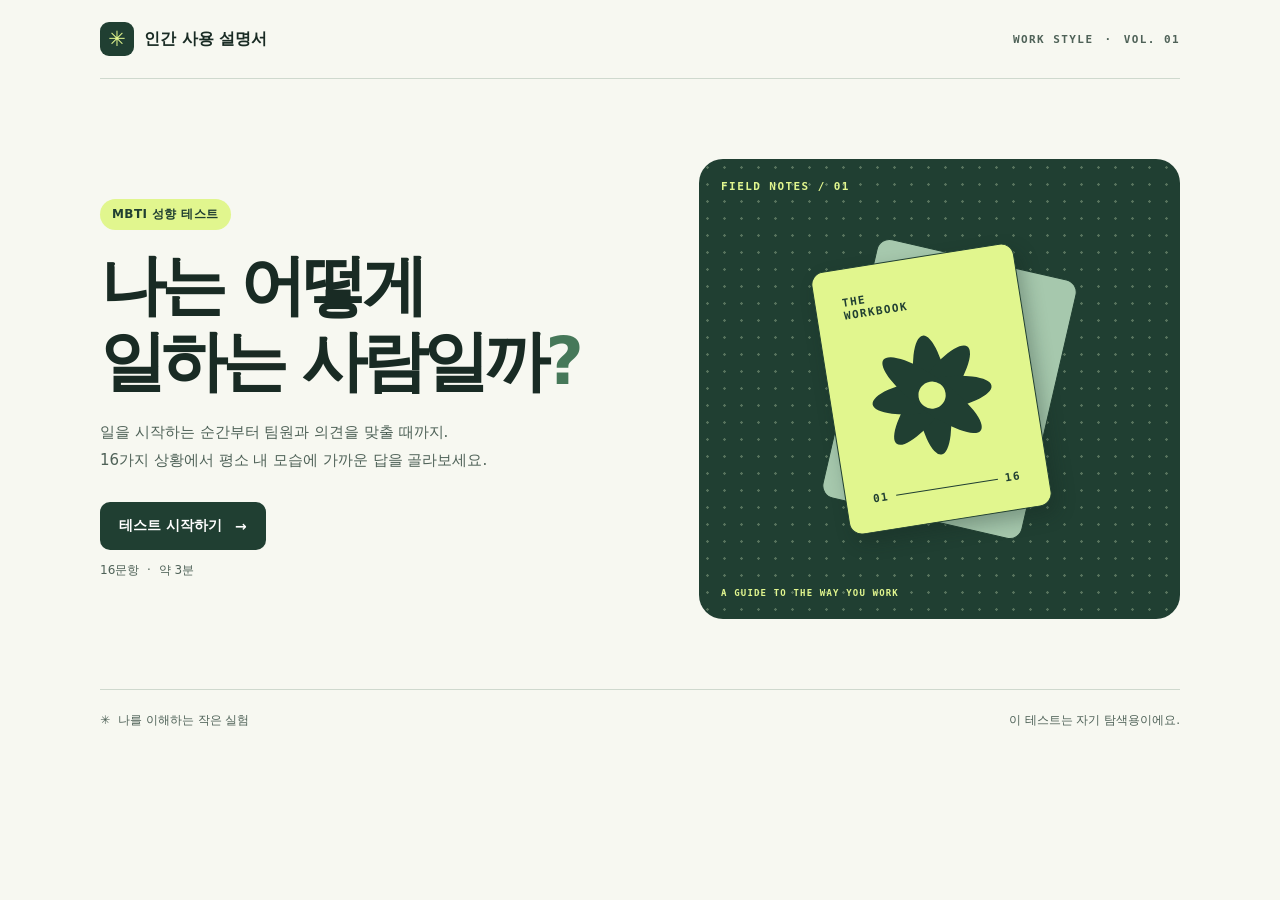
<file: index.html>
<!doctype html>
<html lang="ko">
<head>
  <meta charset="utf-8">
  <meta name="viewport" content="width=device-width, initial-scale=1">
  <meta name="theme-color" content="#f7f8f1">
  <meta name="description" content="16가지 협업 상황을 통해 나의 MBTI 성향과 일하는 방식을 알아보세요.">
  <title>인간 사용 설명서 · MBTI 성향 테스트</title>
  <link rel="stylesheet" href="styles.css">
  <script src="script.js" defer></script>
</head>
<body>
  <div class="page">
    <header class="site-header">
      <span class="brand"><span class="brand-mark" aria-hidden="true">✳</span> 인간 사용 설명서</span>
      <span class="edition">WORK STYLE <span>·</span> VOL. 01</span>
    </header>

    <main>
      <section class="hero" id="start">
        <div class="hero-content">
          <p class="eyebrow">MBTI 성향 테스트</p>
          <h1 id="start-title" tabindex="-1">나는 어떻게<br>일하는 사람일까<span>?</span></h1>
          <p class="hero-description">일을 시작하는 순간부터 팀원과 의견을 맞출 때까지.<br class="desktop-break"> 16가지 상황에서 평소 내 모습에 가까운 답을 골라보세요.</p>
          <button class="button primary" id="start-button" type="button">테스트 시작하기 <span aria-hidden="true">→</span></button>
          <p class="hero-meta">16문항 <span aria-hidden="true">·</span> 약 3분</p>
        </div>
        <div class="hero-art" aria-hidden="true">
          <span class="art-label">FIELD NOTES / 01</span>
          <div class="art-stack">
            <div class="art-card art-back"></div>
            <div class="art-card art-front">
              <span>THE<br>WORKBOOK</span>
              <svg class="art-flower" viewBox="0 0 120 120">
                <g fill="currentColor">
                  <ellipse cx="60" cy="60" rx="15" ry="53"/>
                  <ellipse cx="60" cy="60" rx="15" ry="53" transform="rotate(45 60 60)"/>
                  <ellipse cx="60" cy="60" rx="15" ry="53" transform="rotate(90 60 60)"/>
                  <ellipse cx="60" cy="60" rx="15" ry="53" transform="rotate(135 60 60)"/>
                </g>
                <circle cx="60" cy="60" r="12" fill="#e1f68e"/>
              </svg>
              <span class="art-card-index">01 <i></i> 16</span>
            </div>
          </div>
          <span class="art-caption">A GUIDE TO THE WAY YOU WORK</span>
        </div>
      </section>

      <section class="panel quiz" id="quiz" aria-labelledby="question" hidden>
        <div class="progress-header">
          <label for="progress">테스트 진행률</label>
          <span id="progress-count">0 / 16</span>
        </div>
        <progress id="progress" value="0" max="16"></progress>
        <form id="quiz-form">
          <fieldset>
            <legend id="question" tabindex="-1"></legend>
            <div class="answers" id="answers"></div>
          </fieldset>
          <div class="controls">
            <button class="button secondary" id="previous" type="button"><span aria-hidden="true">←</span> 이전</button>
            <button class="button primary" id="next" type="submit" disabled>다음 <span aria-hidden="true">→</span></button>
          </div>
        </form>
      </section>

      <section class="panel result" id="result" aria-labelledby="result-title" hidden>
        <div class="result-banner">
          <p class="eyebrow">나의 협업 성향</p>
          <span class="result-emoji" id="result-emoji" aria-hidden="true"></span>
          <h2 id="result-title" tabindex="-1"><span id="result-type"></span> <span id="result-name"></span></h2>
          <p id="result-description"></p>
        </div>
        <div class="result-tip">
          <h3>내 사용 설명서 · 일을 시작할 때</h3>
          <p id="result-tip"></p>
        </div>
        <div class="controls">
          <button class="button secondary" id="restart" type="button">다시 하기</button>
          <button class="button primary" id="share" type="button">결과 공유하기 <span aria-hidden="true">↗</span></button>
        </div>
        <p id="share-status" class="share-status" role="status"></p>
        <div id="share-fallback" hidden>
          <label for="share-text">아래 문구를 복사해 공유하세요.</label>
          <textarea id="share-text" readonly rows="4"></textarea>
        </div>
      </section>
    </main>

    <footer class="site-footer">
      <span>✳ <span>나를 이해하는 작은 실험</span></span>
      <span>이 테스트는 자기 탐색용이에요.</span>
    </footer>
  </div>
</body>
</html>
</file>
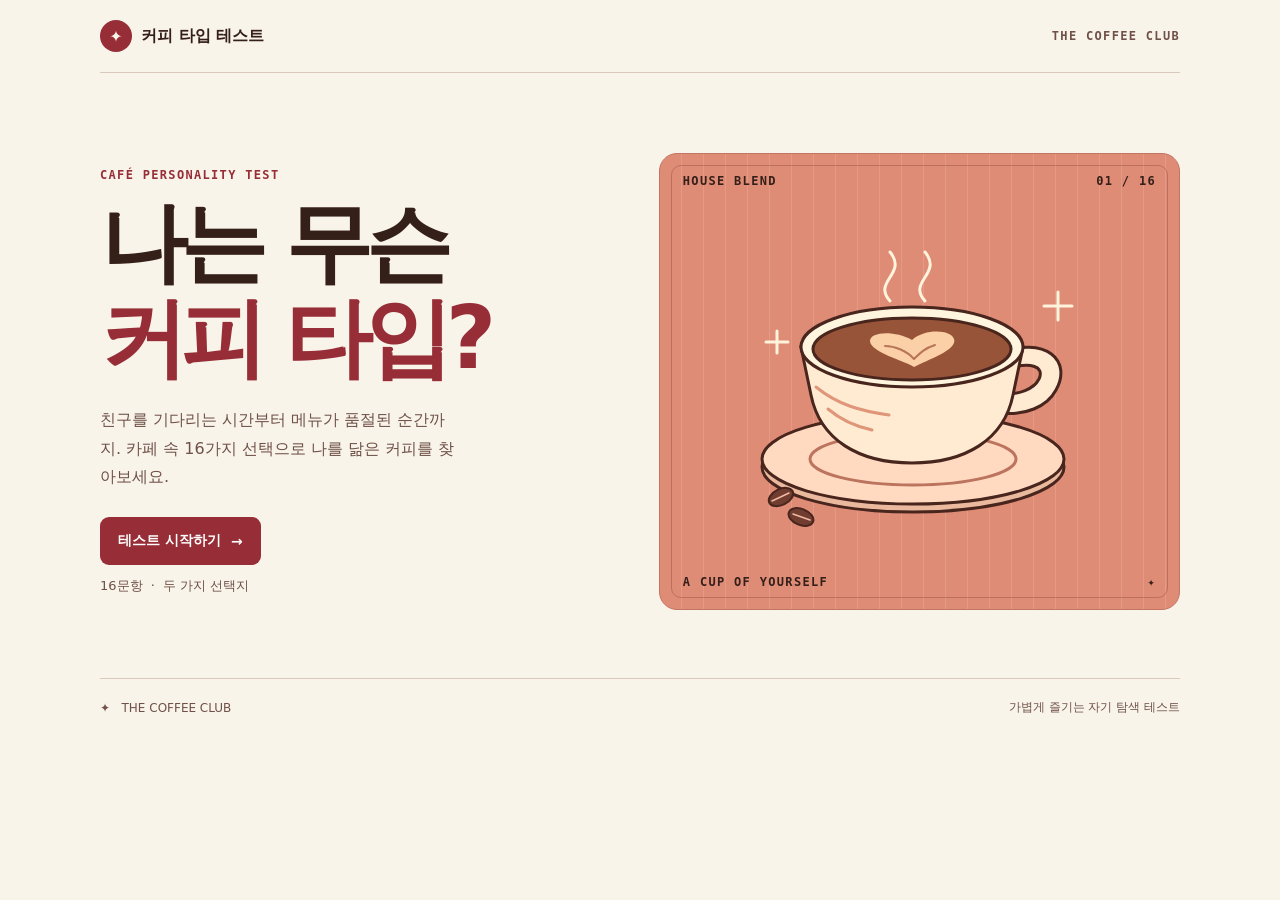
<file: coffee-type/index.html>
<!doctype html>
<html lang="ko">
<head>
  <meta charset="utf-8">
  <meta name="viewport" content="width=device-width, initial-scale=1">
  <meta name="theme-color" content="#f9f4ea">
  <meta name="description" content="카페에서 만나는 16가지 상황으로 나를 닮은 커피를 찾아보세요.">
  <title>나는 무슨 커피 타입? · MBTI 성향 테스트</title>
  <link rel="stylesheet" href="styles.css">
  <script src="script.js" defer></script>
</head>
<body>
  <div class="page">
    <header class="masthead">
      <span class="brand"><span class="brand-mark" aria-hidden="true">✦</span> 커피 타입 테스트</span>
      <span class="edition">THE COFFEE CLUB</span>
    </header>
    <main>
      <section id="start" class="hero" aria-labelledby="start-title">
        <div class="intro">
          <p class="eyebrow">CAFÉ PERSONALITY TEST</p>
          <h1 id="start-title" tabindex="-1">나는 무슨<br><span>커피 타입?</span></h1>
          <p class="intro-copy">친구를 기다리는 시간부터 메뉴가 품절된 순간까지. 카페 속 16가지 선택으로 나를 닮은 커피를 찾아보세요.</p>
          <button class="button primary" id="start-button" type="button">테스트 시작하기 <span aria-hidden="true">→</span></button>
          <p class="meta">16문항 <span aria-hidden="true">·</span> 두 가지 선택지</p>
        </div>
        <div class="art" aria-hidden="true">
          <span class="art-top">HOUSE BLEND <span>01 / 16</span></span>
          <svg viewBox="0 0 420 340" class="coffee-art">
            <g stroke="#48251d" stroke-width="3">
              <ellipse cx="204" cy="255" rx="151" ry="45" fill="#eab99e"/>
              <ellipse cx="204" cy="247" rx="151" ry="45" fill="#ffdac0"/>
              <ellipse cx="204" cy="247" rx="103" ry="26" fill="none" stroke="#bc745f"/>
              <path d="M286 142c53-20 77 8 61 36-9 17-31 26-57 23l3-19c17 1 32-5 37-15 6-13-9-18-34-9z" fill="#ffebd2"/>
              <path d="M92 135h222l-10 48c-9 45-48 68-101 68s-92-23-101-68z" fill="#ffebd2"/>
              <path d="M107 175c22 18 45 24 73 28m-61-6c13 11 30 18 44 21" fill="none" stroke="#df9679" stroke-linecap="round"/>
              <ellipse cx="203" cy="135" rx="111" ry="40" fill="#fff4dd"/>
              <ellipse cx="203" cy="137" rx="99" ry="31" fill="#985438"/>
              <path d="M205 155c-9-6-44-15-44-26 0-9 24-11 42-1 14-12 39-10 42-1 4 11-27 21-40 28z" fill="#fbd0a6" stroke="none"/>
              <path d="M176 134c10 0 22 5 29 13m21-14c-10 3-15 8-21 14" stroke="#b87557" stroke-width="2" stroke-linecap="round" fill="none"/>
            </g>
            <g fill="none" stroke="#fff3dc" stroke-width="3" stroke-linecap="round">
              <path d="M181 89c-18-20 18-27 0-49m35 49c-18-20 18-27 0-49"/>
              <path d="M68 119v22m-11-11h22m270-50v28m-14-14h28"/>
            </g>
            <g fill="#713d30" stroke="#48251d" stroke-width="2">
              <ellipse cx="72" cy="285" rx="13" ry="8" transform="rotate(-26 72 285)"/>
              <ellipse cx="92" cy="305" rx="13" ry="8" transform="rotate(22 92 305)"/>
            </g>
            <path d="m63 289 17-8m4 21 17 6" stroke="#f1b9a0" stroke-width="1.5" stroke-linecap="round"/>
          </svg>
          <span class="art-bottom">A CUP OF YOURSELF <span>✦</span></span>
        </div>
      </section>

      <section id="quiz" class="panel" aria-labelledby="question" hidden>
        <div class="progress-header">
          <label for="progress">테스트 진행률</label>
          <span id="progress-count">1 / 16</span>
        </div>
        <progress id="progress" value="1" max="16"></progress>
        <form id="quiz-form">
          <fieldset>
            <legend id="question" tabindex="-1"></legend>
            <p class="question-hint">평소 내 모습에 더 가까운 쪽을 골라보세요.</p>
            <div class="answers" id="answers"></div>
          </fieldset>
          <div class="controls">
            <button class="button secondary" id="previous" type="button">← 이전</button>
            <button class="button primary" id="next" type="submit" disabled><span id="next-label">다음</span> <span aria-hidden="true">→</span></button>
          </div>
        </form>
      </section>

      <section id="result" class="panel result" aria-labelledby="result-title" hidden>
        <div class="result-card">
          <div>
            <p class="eyebrow">나를 닮은 한 잔</p>
            <span id="result-emoji" class="result-emoji" aria-hidden="true"></span>
            <h2 id="result-title" tabindex="-1"><span id="result-name"></span> <span id="result-type"></span></h2>
            <p id="result-description"></p>
          </div>
          <img id="result-image" class="result-image" src="images/istj.svg" width="240" height="200" alt="" loading="lazy">
        </div>
        <h3>내가 고른 카페 속 행동</h3>
        <ul id="result-examples"></ul>
        <div class="controls">
          <button class="button secondary" id="restart" type="button">다시 하기</button>
          <button class="button primary" id="share" type="button">결과 공유하기 <span aria-hidden="true">↗</span></button>
        </div>
        <p id="share-status" class="share-status" role="status"></p>
        <div id="share-fallback" hidden>
          <label for="share-text">아래 문구를 복사해 공유하세요.</label>
          <textarea id="share-text" rows="4" readonly></textarea>
        </div>
      </section>
    </main>
    <footer class="footer"><span>✦ &nbsp; THE COFFEE CLUB</span><span>가볍게 즐기는 자기 탐색 테스트</span></footer>
  </div>
</body>
</html>
</file>
<file: styles.css>
:root {
  color-scheme: light;
  --paper: #f7f8f1;
  --white: #fff;
  --ink: #192b24;
  --muted: #4f6258;
  --green: #203f32;
  --line: #cfd9ce;
  --lime: #e1f68e;
  font-family: "Malgun Gothic", "Apple SD Gothic Neo", system-ui, sans-serif;
}

* { box-sizing: border-box; }
[hidden] { display: none !important; }
body { margin: 0; background: var(--paper); color: var(--ink); }
button, textarea { font: inherit; }
button { cursor: pointer; }
:focus-visible { outline: 3px solid #367b57; outline-offset: 4px; }
.page { width: min(100% - 48px, 1080px); margin: 0 auto; }
.site-header, .site-footer {
  display: flex;
  align-items: center;
  justify-content: space-between;
  gap: 12px;
  padding: 22px 0;
}
.site-header { border-bottom: 1px solid var(--line); }
.brand { display: flex; align-items: center; gap: 10px; font-size: 16px; font-weight: 800; }
.brand-mark {
  display: grid;
  place-items: center;
  width: 34px;
  height: 34px;
  border-radius: 9px;
  background: var(--green);
  color: var(--lime);
  font-size: 21px;
}
.edition, .art-label, .art-caption, .art-card {
  font-family: ui-monospace, Consolas, monospace;
  font-size: 11px;
  font-weight: 700;
  letter-spacing: .13em;
}
.edition, .site-footer { color: var(--muted); }
.edition span { padding-inline: 3px; }
main { margin: clamp(30px, 7vw, 80px) 0 clamp(32px, 6vw, 70px); }
.hero { display: grid; grid-template-columns: 1.1fr 1fr; align-items: center; gap: clamp(24px, 6vw, 70px); }
.hero-content { padding-block: 18px; }
.eyebrow {
  display: inline-block;
  margin: 0;
  padding: 7px 12px;
  background: var(--lime);
  color: var(--green);
  border-radius: 100px;
  font-size: 12px;
  font-weight: 800;
  letter-spacing: .035em;
}
h1 {
  margin: 18px 0;
  font-size: clamp(36px, 5.6vw, 66px);
  font-weight: 850;
  letter-spacing: -.075em;
  line-height: 1.16;
}
h1 span { color: #467859; }
.hero-description { margin: 0 0 28px; color: var(--muted); font-size: 15px; line-height: 1.85; }
.hero-meta { margin: 12px 0 0; color: var(--muted); font-size: 12px; }
.hero-meta span { margin-inline: 4px; }
.button {
  display: inline-flex;
  justify-content: center;
  align-items: center;
  gap: 13px;
  min-height: 48px;
  padding: 11px 18px;
  border: 1px solid transparent;
  border-radius: 10px;
  font-weight: 750;
  font-size: 14px;
}
.primary { background: var(--green); color: var(--white); }
.primary:hover:not(:disabled) { background: #315744; }
.secondary { background: var(--white); color: var(--green); border-color: var(--line); }
.secondary:hover:not(:disabled) { background: #f2f6ee; }
.button:disabled { cursor: default; opacity: .48; }
.hero-art {
  position: relative;
  display: grid;
  place-items: center;
  min-height: clamp(310px, 38vw, 460px);
  overflow: hidden;
  border-radius: 24px;
  color: var(--lime);
  background: radial-gradient(circle, #57735d 1px, transparent 1.5px) 0 0 / 17px 17px, var(--green);
}
.art-label, .art-caption { position: absolute; left: 22px; }
.art-label { top: 21px; }
.art-caption { bottom: 21px; font-size: 9px; }
.art-stack { position: relative; width: clamp(135px, 18vw, 205px); aspect-ratio: .77; }
.art-card {
  position: absolute;
  inset: 0;
  border-radius: 13px;
  border: 1px solid var(--green);
}
.art-back { transform: translateX(10px) rotate(13deg); background: #a6c8ad; }
.art-front {
  display: flex;
  flex-direction: column;
  justify-content: space-between;
  padding: 13%;
  background: var(--lime);
  color: var(--green);
  transform: translateX(-8px) rotate(-9deg);
  box-shadow: 5px 9px 18px #12251b48;
}
.art-flower { width: 91%; align-self: center; }
.art-card-index { display: flex; align-items: center; gap: 7px; }
.art-card-index i { flex: 1; height: 1px; background: currentColor; }
.panel {
  width: min(100%, 665px);
  margin: 0 auto;
  padding: clamp(20px, 5vw, 38px);
  border: 1px solid var(--line);
  border-radius: 22px;
  background: var(--white);
  box-shadow: 0 12px 35px #203f320a;
}
.progress-header { display: flex; justify-content: space-between; color: var(--muted); font-size: 13px; font-weight: 700; }
progress {
  display: block;
  width: 100%;
  height: 8px;
  margin: 10px 0 30px;
  border: 0;
  border-radius: 100px;
  overflow: hidden;
  background: #e5ebe1;
  color: #477955;
}
progress::-webkit-progress-bar { background: #e5ebe1; }
progress::-webkit-progress-value { background: #477955; }
progress::-moz-progress-bar { background: #477955; }
fieldset { min-inline-size: 0; margin: 0; padding: 0; border: 0; }
legend { padding: 0; margin-bottom: 20px; font-size: clamp(22px, 4vw, 30px); font-weight: 800; line-height: 1.4; letter-spacing: -.045em; }
legend:focus, #result-title:focus { outline: none; }
.question-number { display: block; margin-bottom: 6px; color: #457454; font-size: 13px; letter-spacing: .08em; }
.answers { display: grid; gap: 8px; }
.answer {
  display: flex;
  align-items: center;
  gap: 12px;
  padding: 12px 15px;
  min-height: 48px;
  border: 1px solid var(--line);
  border-radius: 10px;
  color: var(--ink);
  cursor: pointer;
  font-size: 14px;
}
.answer:hover { background: #f5f8f0; }
.answer:has(input:checked) { border-color: #527a58; background: #ecf5e4; }
.answer input { width: 17px; height: 17px; margin: 0; flex: none; accent-color: var(--green); }
.controls { display: flex; justify-content: space-between; gap: 10px; margin-top: 24px; }
.result-banner { padding: clamp(18px, 5vw, 33px); border-radius: 14px; background: #edf4e4; }
.result-emoji { display: block; margin-top: 10px; font-size: 48px; }
.result h2 { margin: 5px 0 10px; font-size: clamp(24px, 4.4vw, 34px); letter-spacing: -.045em; }
#result-type { display: block; font-family: ui-monospace, Consolas, monospace; font-size: 16px; letter-spacing: .12em; color: #42634a; }
.result p:not(.eyebrow) { margin: 0; line-height: 1.7; color: var(--muted); }
.result-tip { margin-top: 22px; }
.result-tip h3 { margin: 0 0 6px; font-size: 15px; }
.result .share-status:not(:empty) { margin-top: 12px; font-size: 13px; }
#share-fallback { margin-top: 12px; font-size: 13px; }
#share-text { display: block; width: 100%; margin-top: 6px; padding: 8px; border: 1px solid var(--line); border-radius: 8px; color: var(--ink); }
.site-footer { border-top: 1px solid var(--line); font-size: 12px; }
.site-footer span span { margin-left: 4px; }

@media (max-width: 690px) {
  .page { width: calc(100% - 36px); }
  .hero { grid-template-columns: 1fr; }
  .hero-content { padding: 0; }
  .hero-art { min-height: 260px; }
  .art-stack { width: 127px; }
  .desktop-break { display: none; }
}
@media (max-width: 375px) {
  .edition { display: none; }
  .site-footer { flex-wrap: wrap; }
}
</file>
<file: coffee-type/styles.css>
:root {
  color-scheme: light;
  --paper: #f9f4ea;
  --ink: #351f19;
  --muted: #6f5148;
  --accent: #972e37;
  --accent-dark: #77212a;
  --rose: #f7dfd6;
  --border: #dbc8bc;
  --card: #fffaf3;
  font-family: "Malgun Gothic", "Apple SD Gothic Neo", system-ui, sans-serif;
}

* { box-sizing: border-box; }
[hidden] { display: none !important; }
body { margin: 0; color: var(--ink); background: var(--paper); }
:focus-visible { outline: 3px solid var(--accent-dark); outline-offset: 4px; }
[tabindex="-1"]:focus { outline: none; }
button, textarea { font: inherit; }
.page { width: min(100% - 48px, 1080px); margin: auto; }
.masthead, .footer {
  display: flex;
  align-items: center;
  justify-content: space-between;
  flex-wrap: wrap;
  gap: 8px 20px;
  padding-block: 20px;
}
.masthead { border-bottom: 1px solid var(--border); }
.brand { display: flex; align-items: center; gap: 9px; font-weight: 800; }
.brand-mark {
  display: grid;
  place-items: center;
  width: 32px;
  height: 32px;
  border-radius: 50%;
  color: var(--paper);
  background: var(--accent);
}
.edition, .eyebrow, .art-top, .art-bottom, #result-type {
  font-family: ui-monospace, Consolas, monospace;
  font-weight: 800;
  font-size: 12px;
  letter-spacing: .11em;
}
.edition, .footer { color: var(--muted); }
main { margin-block: clamp(30px, 7vw, 80px) clamp(34px, 6vw, 68px); }
.hero { display: grid; grid-template-columns: 1fr 1.1fr; gap: clamp(24px, 7vw, 85px); align-items: center; }
.eyebrow { margin: 0; color: var(--accent); }
h1 {
  margin: 14px 0 20px;
  font-size: clamp(43px, 7.3vw, 87px);
  line-height: 1.09;
  letter-spacing: -.075em;
  font-weight: 900;
}
h1 span { color: var(--accent); }
.intro-copy { max-width: 360px; margin: 0 0 25px; line-height: 1.8; color: var(--muted); }
.meta { margin: 12px 0 0; color: var(--muted); font-size: 13px; }
.meta span { margin-inline: 4px; }
.button {
  display: inline-flex;
  align-items: center;
  justify-content: center;
  gap: 10px;
  min-height: 48px;
  padding: 11px 17px;
  border: 1px solid transparent;
  border-radius: 9px;
  cursor: pointer;
  font-size: 14px;
  font-weight: 800;
}
.primary { background: var(--accent); color: #fff; }
.primary:hover:not(:disabled) { background: var(--accent-dark); }
.secondary { background: var(--card); color: var(--ink); border-color: var(--border); }
.secondary:hover:not(:disabled) { background: var(--rose); }
.button:disabled { opacity: .48; cursor: default; }
.art {
  position: relative;
  display: grid;
  place-items: center;
  isolation: isolate;
  aspect-ratio: 1.14;
  padding: 28px;
  background-color: #df8c77;
  background-image: repeating-linear-gradient(90deg, transparent 0 21px, #f4b5a24f 21px 22px);
  border: 1px solid #c47562;
  border-radius: 18px;
  overflow: hidden;
}
.art::before { content: ""; position: absolute; inset: 11px; border: 1px solid #803f355e; border-radius: 10px; z-index: -1; }
.art-top, .art-bottom { position: absolute; inset-inline: 23px; display: flex; justify-content: space-between; gap: 8px; }
.art-top { top: 20px; }
.art-bottom { bottom: 20px; }
.coffee-art { display: block; width: min(100%, 420px); }
.footer { border-top: 1px solid var(--border); font-size: 12px; }
.panel {
  width: min(100%, 660px);
  margin: auto;
  padding: clamp(18px, 5vw, 38px);
  border: 1px solid var(--border);
  border-radius: 18px;
  background: var(--card);
  box-shadow: 0 14px 34px #512b2010;
}
.progress-header { display: flex; justify-content: space-between; gap: 12px; color: var(--muted); font-size: 13px; font-weight: 750; }
progress { display: block; width: 100%; height: 8px; margin: 10px 0 27px; overflow: hidden; border: 0; border-radius: 20px; background: var(--rose); color: var(--accent); }
progress::-webkit-progress-bar { background: var(--rose); }
progress::-webkit-progress-value { background: var(--accent); }
progress::-moz-progress-bar { background: var(--accent); }
fieldset { min-inline-size: 0; margin: 0; padding: 0; border: 0; }
legend { padding: 0; font-size: clamp(22px, 4.5vw, 32px); font-weight: 850; letter-spacing: -.045em; line-height: 1.38; }
.question-hint { margin: 9px 0 18px; color: var(--muted); font-size: 13px; }
.answers { display: grid; gap: 10px; }
.answer {
  display: flex;
  align-items: center;
  gap: 11px;
  min-height: 59px;
  padding: 13px 15px;
  border: 1px solid var(--border);
  border-radius: 10px;
  cursor: pointer;
  line-height: 1.55;
}
.answer:hover { background: #fbefe7; }
.answer:has(input:checked) { border-color: var(--accent); background: var(--rose); }
.answer input { width: 18px; height: 18px; margin: 0; flex: none; accent-color: var(--accent); }
.controls { display: flex; justify-content: space-between; flex-wrap: wrap; gap: 10px; margin-top: 24px; }
.result-card {
  display: grid;
  grid-template-columns: minmax(0, 1.25fr) minmax(0, 1fr);
  align-items: center;
  gap: clamp(12px, 3vw, 22px);
  padding: clamp(17px, 5vw, 32px);
  border-radius: 12px;
  background: var(--rose);
}
.result-image { display: block; width: 100%; height: auto; }
.result-emoji { display: block; margin-block: 8px 2px; font-size: 49px; }
.result h2 { margin: 0 0 9px; font-size: clamp(24px, 5.4vw, 38px); letter-spacing: -.055em; line-height: 1.2; }
#result-type { display: inline-block; padding: 5px 7px; border: 1px solid #d9aea2; border-radius: 5px; color: var(--accent-dark); vertical-align: middle; }
#result-description { margin: 0; color: var(--muted); line-height: 1.65; }
.result h3 { margin: 20px 0 8px; font-size: 15px; }
#result-examples { margin: 0; padding-left: 21px; color: var(--muted); font-size: 14px; line-height: 1.7; }
#result-examples li + li { margin-top: 4px; }
.share-status:empty { margin: 0; }
.share-status, #share-fallback { color: var(--muted); font-size: 13px; }
#share-fallback { margin-top: 12px; }
#share-text { display: block; width: 100%; margin-top: 6px; padding: 8px; color: var(--ink); background: white; border: 1px solid var(--border); border-radius: 8px; }

@media (max-width: 700px) {
  .page { width: calc(100% - 36px); }
  .hero { grid-template-columns: 1fr; }
  .art { width: min(100%, 490px); }
}
@media (max-width: 520px) {
  .result-card { grid-template-columns: minmax(0, 1fr); }
  .result-image { width: min(100%, 200px); justify-self: center; }
}
@media (max-width: 370px) {
  .edition { display: none; }
  .art-top, .art-bottom { font-size: 10px; }
}
</file>
